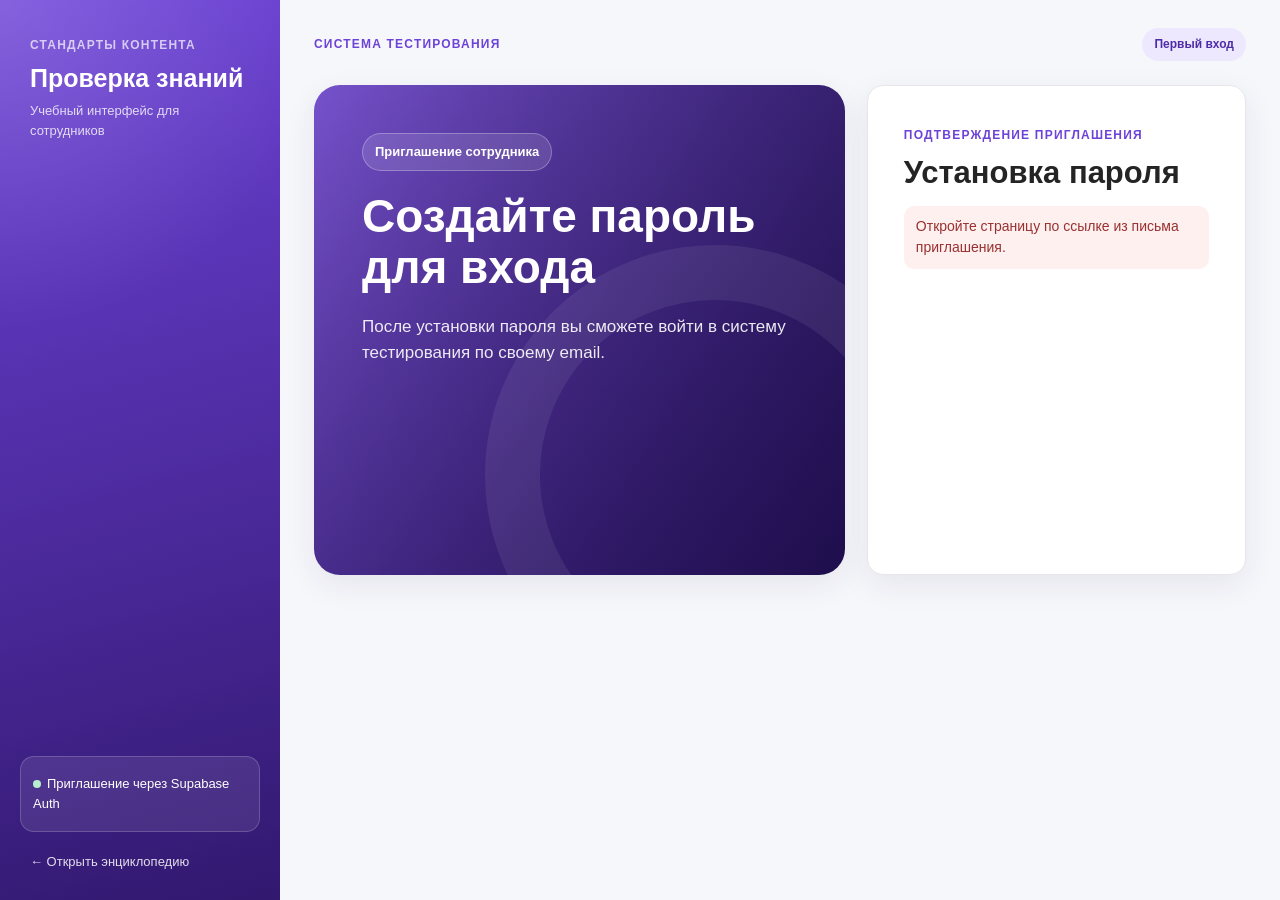
<file: accept-invite.html>
<!doctype html>
<html lang="ru">
<head>
  <meta charset="utf-8">
  <meta name="viewport" content="width=device-width, initial-scale=1">
  <title>Установка пароля — система тестирования</title>
  <link rel="stylesheet" href="styles.css">
  <script src="config.js" defer></script>
  <script src="supabase-client.js" defer></script>
  <script src="accept-invite.js" defer></script>
</head>
<body>
  <div class="app-shell">
    <aside class="sidebar">
      <div class="brand">
        <span class="brand__eyebrow">Стандарты контента</span>
        <strong class="brand__title">Проверка знаний</strong>
        <span class="brand__subtitle">Учебный интерфейс для сотрудников</span>
      </div>
      <div class="sidebar-note"><span class="status-dot"></span>Приглашение через Supabase Auth</div>
      <a class="encyclopedia-link" href="https://anasteishak666-a11y.github.io/Encyclopedia/">← Открыть энциклопедию</a>
    </aside>
    <main class="main-content">
      <div class="topbar">
        <span class="eyebrow">Система тестирования</span>
        <span class="topbar-pill">Первый вход</span>
      </div>
      <div class="login-layout">
        <div class="intro-panel">
          <span class="hero-badge">Приглашение сотрудника</span>
          <h1>Создайте пароль для входа</h1>
          <p>После установки пароля вы сможете войти в систему тестирования по своему email.</p>
        </div>
        <div class="card login-card">
          <span class="section-label">Подтверждение приглашения</span>
          <h2>Установка пароля</h2>
          <p class="auth-message" id="invite-message" role="status" aria-live="polite">Проверяем ссылку приглашения…</p>
          <form id="invite-password-form" hidden>
            <label for="new-password">Новый пароль</label>
            <input id="new-password" name="new-password" type="password" autocomplete="new-password" minlength="12" required>
            <label for="repeat-password">Повторите пароль</label>
            <input id="repeat-password" name="repeat-password" type="password" autocomplete="new-password" minlength="12" required>
            <p class="muted">Не менее 12 символов.</p>
            <button class="button button--primary button--full" id="save-password" type="submit">Сохранить пароль</button>
          </form>
          <button class="button button--primary button--full" id="go-to-login" type="button" hidden>Перейти ко входу</button>
        </div>
      </div>
    </main>
  </div>
</body>
</html>
</file>
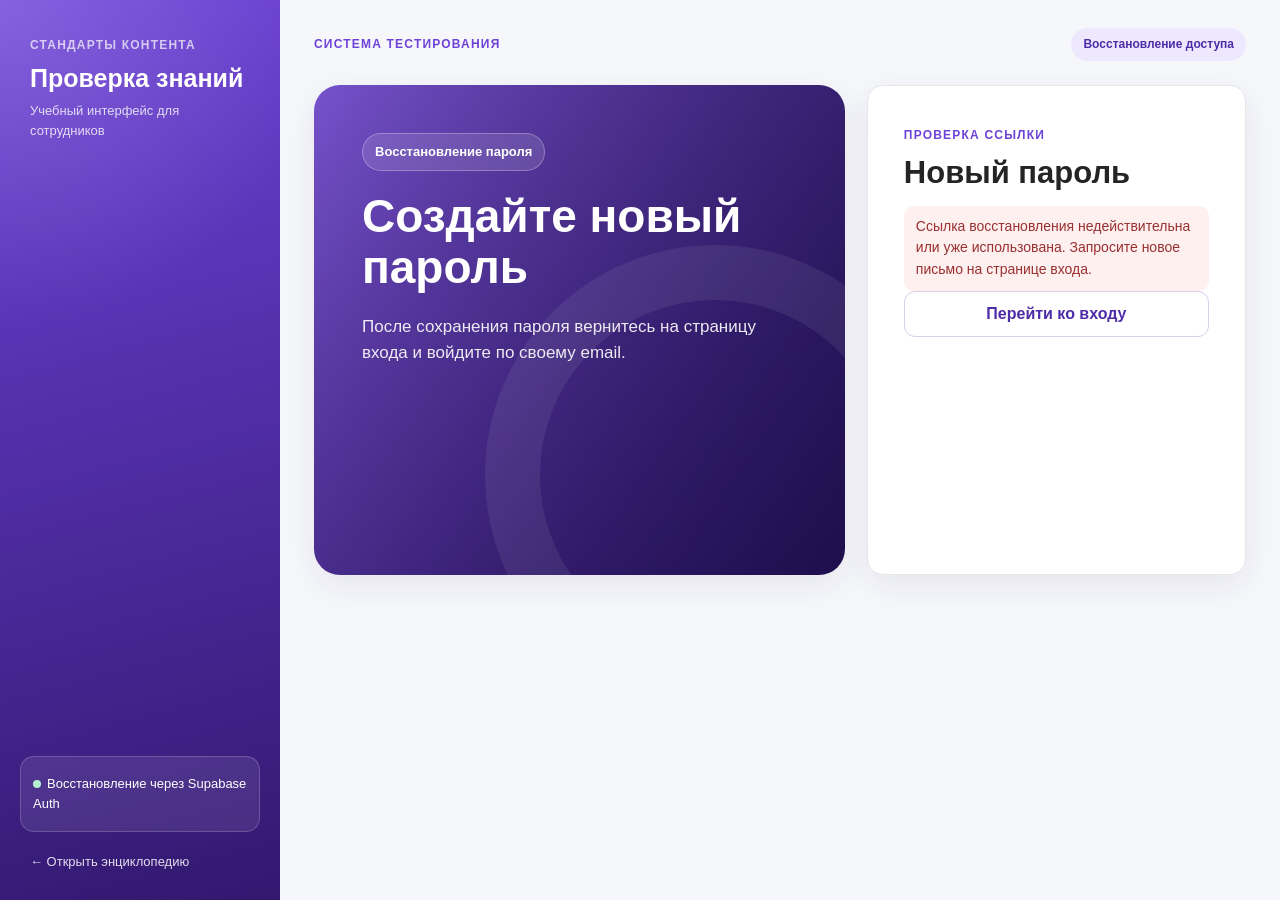
<file: reset-password.html>
<!doctype html>
<html lang="ru">
<head>
  <meta charset="utf-8">
  <meta name="viewport" content="width=device-width, initial-scale=1">
  <title>Восстановление пароля — система тестирования</title>
  <link rel="stylesheet" href="styles.css">
  <script src="config.js" defer></script>
  <script src="supabase-client.js" defer></script>
  <script src="reset-password.js" defer></script>
</head>
<body>
  <div class="app-shell">
    <aside class="sidebar">
      <div class="brand">
        <span class="brand__eyebrow">Стандарты контента</span>
        <strong class="brand__title">Проверка знаний</strong>
        <span class="brand__subtitle">Учебный интерфейс для сотрудников</span>
      </div>
      <div class="sidebar-note"><span class="status-dot"></span>Восстановление через Supabase Auth</div>
      <a class="encyclopedia-link" href="https://anasteishak666-a11y.github.io/Encyclopedia/">← Открыть энциклопедию</a>
    </aside>
    <main class="main-content">
      <div class="topbar">
        <span class="eyebrow">Система тестирования</span>
        <span class="topbar-pill">Восстановление доступа</span>
      </div>
      <div class="login-layout">
        <div class="intro-panel">
          <span class="hero-badge">Восстановление пароля</span>
          <h1>Создайте новый пароль</h1>
          <p>После сохранения пароля вернитесь на страницу входа и войдите по своему email.</p>
        </div>
        <div class="card login-card">
          <span class="section-label">Проверка ссылки</span>
          <h2>Новый пароль</h2>
          <p class="auth-message" id="reset-message" role="status" aria-live="polite">Проверяем ссылку восстановления…</p>
          <form id="reset-password-form" hidden>
            <label for="new-password">Новый пароль</label>
            <input id="new-password" type="password" autocomplete="new-password" minlength="12" required>
            <label for="repeat-password">Повторите пароль</label>
            <input id="repeat-password" type="password" autocomplete="new-password" minlength="12" required>
            <p class="muted">Не менее 12 символов.</p>
            <button class="button button--primary button--full" id="save-password" type="submit">Сохранить пароль</button>
          </form>
          <a class="button button--ghost button--full" id="return-to-login" href="index.html" hidden>Перейти ко входу</a>
        </div>
      </div>
    </main>
  </div>
</body>
</html>
</file>
<file: styles.css>
:root{--accent:#6d42d8;--accent-dark:#4e2ca8;--accent-soft:#eee8ff;--green:#25875d;--green-soft:#e8f7ef;--yellow:#9c6900;--yellow-soft:#fff5da;--text:#242424;--muted:#6d6d6d;--line:#e7e7e7;--surface:#fff;--background:#f6f7fb;--shadow:0 10px 32px rgba(34,26,61,.08);--radius:16px}
*{box-sizing:border-box}
html{scroll-behavior:smooth}
body{margin:0;color:var(--text);background:var(--background);font-family:Inter,Arial,sans-serif;line-height:1.55}
button,input{font:inherit}
button{cursor:pointer}
button:disabled{cursor:not-allowed;opacity:.5}
[hidden]{display:none!important}
:focus-visible{outline:3px solid #b69afa;outline-offset:3px}
.app-shell{display:grid;grid-template-columns:280px minmax(0,1fr);min-height:100vh}
.sidebar{position:sticky;top:0;display:flex;flex-direction:column;height:100vh;padding:28px 20px;color:#fff;background:radial-gradient(circle at top left,rgba(255,255,255,.17),transparent 35%),linear-gradient(165deg,#6d42d8,#32186f)}
.brand{display:grid;gap:8px;padding:8px 10px 28px}
.brand__eyebrow,.eyebrow,.section-label{text-transform:uppercase;letter-spacing:.1em;font-size:12px;font-weight:800}
.brand__eyebrow{opacity:.7}.brand__title{font-size:25px;line-height:1.2}.brand__subtitle{font-size:13px;opacity:.8}
.side-nav{display:grid;gap:5px}.nav-button{width:100%;border:0;border-radius:11px;padding:11px 13px;text-align:left;color:rgba(255,255,255,.87);background:transparent;font-size:14px}.nav-button:hover,.nav-button.is-active{color:#fff;background:rgba(255,255,255,.17)}
.sidebar-note{margin-top:auto;padding:17px 12px;border:1px solid rgba(255,255,255,.18);border-radius:14px;background:rgba(255,255,255,.09);font-size:13px}.status-dot{display:inline-block;width:8px;height:8px;margin-right:6px;border-radius:50%;background:#b6f0cf}.encyclopedia-link{margin:20px 10px 0;color:#fff;font-size:13px;text-decoration:none;opacity:.85}.encyclopedia-link:hover{text-decoration:underline}
.main-content{min-width:0;width:min(1230px,100%);margin:0 auto;padding:28px 34px 60px}.topbar{display:flex;justify-content:space-between;align-items:center;gap:16px;margin-bottom:14px}.eyebrow{color:var(--accent)}.topbar-pill{padding:7px 12px;border-radius:99px;background:var(--accent-soft);color:var(--accent-dark);font-size:12px;font-weight:700}
.demo-banner{margin-bottom:24px;padding:12px 16px;border:1px solid #eadcae;border-radius:12px;background:#fff9e8;color:#624b14;font-size:13px}
.screen{animation:appear .2s ease}@keyframes appear{from{opacity:.7;transform:translateY(5px)}to{opacity:1;transform:none}}
.card{border:1px solid var(--line);border-radius:var(--radius);background:var(--surface);box-shadow:var(--shadow)}
h1,h2,h3,p{margin-top:0}h1{font-size:clamp(31px,4vw,46px);line-height:1.12}h2{font-size:clamp(24px,3vw,31px);line-height:1.2}h3{font-size:21px;line-height:1.25}.muted{color:var(--muted)}.section-label{color:var(--accent)}
.button{display:inline-flex;justify-content:center;align-items:center;min-height:43px;padding:10px 17px;border:1px solid transparent;border-radius:11px;font-weight:700;text-decoration:none;white-space:normal}.button--primary{color:#fff;background:var(--accent)}.button--primary:not(:disabled):hover{background:var(--accent-dark)}.button--ghost{border-color:#d8d0ed;color:var(--accent-dark);background:#fff}.button--ghost:hover{background:var(--accent-soft)}.button--full{width:100%}.text-button{border:0;padding:4px 0;background:transparent;color:var(--accent-dark);font-weight:700;text-align:left}.text-button:hover{text-decoration:underline}
.login-layout{display:grid;grid-template-columns:minmax(0,1.05fr) minmax(310px,.75fr);gap:22px;align-items:stretch;margin-top:24px}.intro-panel{position:relative;overflow:hidden;min-height:490px;padding:48px;border-radius:26px;color:#fff;background:linear-gradient(115deg,rgba(20,10,58,.15),rgba(20,10,58,.72)),linear-gradient(135deg,#875fe5,#3b197f);box-shadow:var(--shadow)}.intro-panel:after{position:absolute;right:-100px;bottom:-130px;width:350px;height:350px;border:55px solid rgba(255,255,255,.07);border-radius:50%;content:""}.intro-panel>*{position:relative;z-index:1}.intro-panel h1{max-width:600px;margin:20px 0}.intro-panel p{max-width:530px;font-size:17px;opacity:.9}.hero-badge{display:inline-block;padding:8px 12px;border:1px solid rgba(255,255,255,.27);border-radius:99px;background:rgba(255,255,255,.12);font-size:13px;font-weight:700}.intro-stat{display:flex;gap:14px;align-items:center;margin-top:80px}.intro-stat strong{font-size:31px}.intro-stat span{max-width:230px;font-size:14px;opacity:.82}.login-card{padding:36px}.login-card h2{margin:8px 0}.login-card>p{font-size:14px}.login-card form{display:grid;gap:9px;margin-top:26px}.login-card label,.invite-form label{font-size:13px;font-weight:700}.login-card input,.invite-form input{width:100%;min-height:46px;padding:11px 13px;border:1px solid #d9d9e3;border-radius:10px;background:#fff}.login-card form .button{margin-top:13px}.login-divider{margin:20px 0;color:var(--muted);text-align:center;font-size:13px}
.auth-message{margin:14px 0 0;padding:10px 12px;border-radius:10px;color:var(--accent-dark);background:var(--accent-soft);font-size:13px}.auth-message--error{color:#9a3030;background:#fff0f0}
.page-heading{display:flex;justify-content:space-between;align-items:center;gap:20px;margin:16px 0 27px}.page-heading h1{margin:6px 0 8px}.page-heading p{margin:0;color:var(--muted)}.avatar{display:grid;place-items:center;flex:none;width:54px;height:54px;border-radius:16px;color:var(--accent-dark);background:var(--accent-soft);font-weight:800}.metrics{display:grid;grid-template-columns:repeat(3,minmax(0,1fr));gap:16px}.metric{display:grid;gap:8px;padding:23px}.metric span{color:var(--muted);font-size:13px}.metric strong{font-size:23px;line-height:1.2}.metric small{color:var(--muted)}.section-heading{margin:30px 0 15px}.section-heading h2{margin:4px 0 0}.test-grid{display:grid;grid-template-columns:repeat(2,minmax(0,1fr));gap:17px}.test-card{display:flex;flex-direction:column;align-items:flex-start;min-height:225px;padding:25px}.test-card--featured{border-color:#d5c5fa}.test-card h3{margin:18px 0 8px}.test-card p{color:var(--muted)}.test-card__footer{display:flex;justify-content:space-between;align-items:center;gap:15px;width:100%;margin-top:auto}.test-card__footer span{font-size:13px;color:var(--muted)}.chip{display:inline-block;padding:6px 10px;border-radius:99px;font-size:12px;font-weight:800;white-space:nowrap}.chip--success{background:var(--green-soft);color:var(--green)}.chip--warning{background:var(--yellow-soft);color:var(--yellow)}.chip--muted{background:#f0f0f3;color:#666}.info-strip{display:flex;gap:14px;margin-top:17px;padding:16px 20px;border-radius:13px;background:var(--accent-soft);font-size:14px}.info-strip strong{color:var(--accent-dark)}.table-card{overflow:hidden}.table-scroll{overflow-x:auto}table{width:100%;border-collapse:collapse;text-align:left;font-size:14px}th,td{padding:16px 18px;border-bottom:1px solid var(--line);vertical-align:middle}th{color:var(--muted);font-size:12px;font-weight:800;white-space:nowrap;background:#fbfbfe}tr:last-child td{border-bottom:0}td strong{color:var(--accent-dark)}
.test-grid--single{grid-template-columns:minmax(0,1fr)}
.quiz-layout{display:grid;grid-template-columns:minmax(0,1fr) 280px;gap:20px;align-items:start}.question-card{padding:30px}.question-top{display:flex;justify-content:space-between;align-items:center;gap:20px;font-size:14px;font-weight:800}.timer{padding:8px 12px;border-radius:9px;background:var(--accent-soft);color:var(--accent-dark);font-variant-numeric:tabular-nums}.progress{height:7px;overflow:hidden;margin:18px 0 27px;border-radius:99px;background:#e9e5f1}.progress span{display:block;height:100%;width:50%;border-radius:99px;background:var(--accent);transition:width .2s}.question-card h2{margin:10px 0}.question-card>p{margin-bottom:23px}.option-list{display:grid;gap:11px}.option{display:flex;align-items:center;gap:12px;width:100%;min-height:56px;padding:13px 15px;border:1px solid #dfdce9;border-radius:12px;text-align:left;background:#fff}.option:hover,.option.is-selected{border-color:var(--accent);background:#f8f5ff}.option-mark{display:grid;place-items:center;flex:none;width:24px;height:24px;border:1.5px solid #aaa4b9;border-radius:50%;color:#fff;font-size:13px}.option.is-selected .option-mark{border-color:var(--accent);background:var(--accent)}.question-actions{display:flex;justify-content:space-between;align-items:center;gap:20px;margin-top:28px;padding-top:20px;border-top:1px solid var(--line);font-size:13px}.quiz-aside{padding:23px}.quiz-aside h3{margin:10px 0}.quiz-aside p{color:var(--muted);font-size:14px}.photo-options{display:grid;grid-template-columns:repeat(2,minmax(0,1fr));gap:12px;margin:22px 0}.photo-options figure{margin:0;padding:8px;border:1px solid var(--line);border-radius:12px}.photo-options img{display:block;width:100%;height:220px;object-fit:contain;border-radius:8px;background:var(--background)}.photo-options figcaption{padding:7px 3px 2px;font-size:13px;font-weight:700}
.result-card{margin-top:28px;padding:27px}.result-card__heading{display:flex;justify-content:space-between;gap:20px;align-items:center}.result-card__heading h2{margin:5px 0}.result-card__heading p{color:var(--muted);font-size:14px}.result-score{font-size:42px;color:var(--accent-dark)}.result-grid{display:grid;grid-template-columns:repeat(2,minmax(0,1fr));gap:10px;margin:16px 0 25px}.result-topic{display:flex;justify-content:space-between;gap:12px;padding:12px 14px;border-radius:10px;background:#f8f7fc;font-size:14px}.result-topic strong{color:var(--accent-dark)}.recommendation{margin:0 0 23px;padding:16px;border-left:4px solid var(--accent);border-radius:0 12px 12px 0;background:var(--accent-soft);font-size:14px}.recommendation a{color:var(--accent-dark);font-weight:700}.basic-errors{margin:12px 0 24px;padding-left:21px}.basic-errors li{margin:10px 0}
.invite-form{display:grid;gap:18px;margin-bottom:23px;padding:24px}.invite-form h2{margin:4px 0 0}.form-grid{display:grid;grid-template-columns:repeat(3,minmax(0,1fr));gap:14px}.form-grid label{display:grid;gap:7px}.form-actions{display:flex;flex-wrap:wrap;gap:10px}.admin-metrics{margin-top:5px}.employee-detail{margin-top:20px;padding:25px}.detail-heading{display:flex;justify-content:space-between;gap:14px}.detail-heading h2{margin:4px 0}.icon-button{width:35px;height:35px;border:1px solid var(--line);border-radius:9px;background:#fff;font-size:24px;line-height:1}.detail-stats{display:flex;flex-wrap:wrap;gap:12px;margin:18px 0}.detail-stats span{padding:10px 12px;border-radius:9px;background:var(--accent-soft);font-size:13px}.detail-history{display:grid;gap:8px;margin:0 0 20px}.detail-history div{display:flex;justify-content:space-between;gap:12px;padding:11px 13px;border:1px solid var(--line);border-radius:9px;font-size:14px}.toast{position:fixed;right:24px;bottom:24px;z-index:10;max-width:min(360px,calc(100vw - 40px));padding:14px 18px;border-radius:12px;color:#fff;background:#32186f;box-shadow:var(--shadow);font-size:14px}
@media(max-width:1050px){.app-shell{grid-template-columns:220px minmax(0,1fr)}.sidebar{padding:22px 14px}.main-content{padding:24px}.login-layout{grid-template-columns:1fr 1fr}.intro-panel{padding:35px}.quiz-layout{grid-template-columns:1fr}.quiz-aside{order:-1}.metrics{gap:10px}.metric{padding:18px}}
@media(max-width:760px){.app-shell{display:block}.sidebar{position:static;height:auto;padding:16px}.brand{padding:0 0 12px}.brand__title{font-size:20px}.brand__subtitle,.sidebar-note{display:none}.side-nav{display:flex;gap:5px;overflow-x:auto;padding-bottom:2px}.nav-button{flex:0 0 auto;width:auto;padding:8px 10px;white-space:nowrap;font-size:12px}.encyclopedia-link{display:inline-block;margin:10px 0 0}.main-content{padding:18px 15px 45px}.topbar{align-items:flex-start}.topbar-pill{white-space:nowrap}.login-layout,.test-grid{grid-template-columns:1fr}.intro-panel{min-height:280px;padding:30px}.intro-stat{margin-top:35px}.login-card{padding:25px}.page-heading{align-items:flex-start}.metrics{grid-template-columns:1fr 1fr}.metric:last-child{grid-column:1/-1}.test-card{min-height:0}.test-card__footer{flex-wrap:wrap}.form-grid{grid-template-columns:1fr}.photo-options img{height:160px}}
@media(max-width:520px){.topbar-pill{display:none}.intro-panel h1{font-size:36px}.page-heading{flex-wrap:wrap}.page-heading .button{width:100%}.metrics,.result-grid{grid-template-columns:1fr}.metric:last-child{grid-column:auto}.info-strip{display:grid;gap:4px}.question-card{padding:20px}.photo-options{gap:8px}.photo-options img{height:125px}.question-actions{align-items:stretch;flex-direction:column}.question-actions .button{width:100%}.result-card{padding:20px}.result-score{font-size:32px}.detail-history div{flex-direction:column}.table-scroll table{min-width:700px}}

#admin-retake-form select,#admin-retake-form textarea{width:100%;min-height:46px;padding:11px 13px;border:1px solid #d9d9e3;border-radius:10px;background:#fff;font:inherit}

.photo-choice-grid{display:grid;grid-template-columns:repeat(2,minmax(0,1fr));gap:12px}
.photo-choice-button{display:flex;align-items:center;justify-content:center;width:100%;min-height:250px;padding:9px;border:2px solid var(--line);border-radius:12px;background:#fff;cursor:pointer}
.photo-choice-button:hover,.photo-choice-button:focus-visible,.photo-choice-button.is-selected{border-color:var(--accent);background:#f8f5ff}
.photo-choice-button img{display:block;max-width:100%;max-height:440px;object-fit:contain}
@media(max-width:620px){.photo-choice-grid{grid-template-columns:1fr}.photo-choice-button{min-height:220px}.photo-choice-button img{max-height:400px}}
#admin-retake-form textarea{min-height:90px;resize:vertical}
#admin-retake-form .form-grid{grid-template-columns:repeat(2,minmax(0,1fr))}
@media(max-width:760px){#admin-retake-form .form-grid{grid-template-columns:1fr}}
.basic-history{margin-top:24px;padding:24px}.basic-history__heading{display:flex;justify-content:space-between;gap:16px;align-items:center}.basic-history__heading h2{margin:0;font-size:22px}.basic-history__list{display:grid;gap:10px}.basic-history__item{display:flex;justify-content:space-between;align-items:center;gap:16px;padding:13px 0;border-top:1px solid var(--line)}.basic-history__item span{font-size:14px}.basic-result-summary{display:grid;justify-items:start;gap:12px;padding:28px}.basic-result-summary p{margin:0}.basic-review{display:grid;gap:16px;margin:24px 0}.basic-review__item{padding:24px}.basic-review__item h2{margin:8px 0 16px;font-size:19px}.basic-review__item p{margin:8px 0}.basic-review__item strong{color:var(--accent-dark)}
.admin-employee-open{text-align:left;text-decoration:underline;text-underline-offset:3px}.employee-detail:focus{outline:2px solid var(--accent);outline-offset:3px}
.detail-history .admin-history-item,.admin-history-heading{display:grid;grid-template-columns:1.2fr 1.2fr .6fr 1.4fr;gap:12px;align-items:center}.admin-history-item span{min-width:0}.admin-history-heading{padding:0 13px 8px;color:var(--muted);font-size:12px;font-weight:700}
@media(max-width:700px){.detail-history .admin-history-item{grid-template-columns:1fr 1fr}.admin-history-heading{display:none}}
.basic-review__missed{margin-left:12px}
@media(max-width:520px){.basic-history__item{align-items:flex-start;flex-direction:column}.basic-result-summary{padding:20px}.basic-review__item{padding:20px}}
</file>
